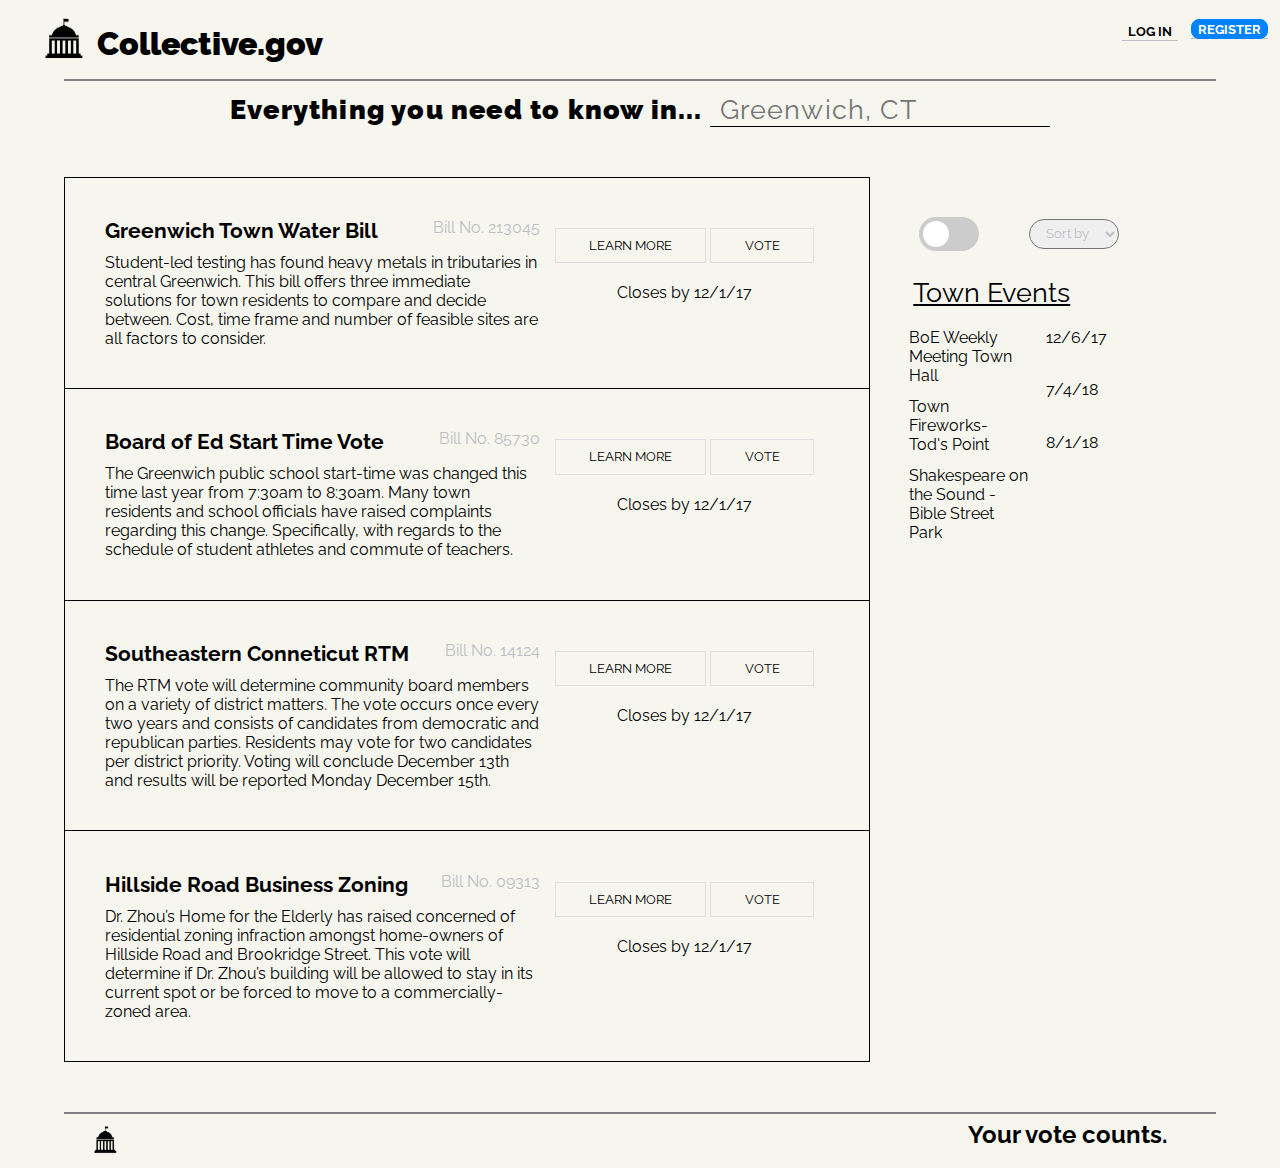
<file: target/yhack2017-1.0-SNAPSHOT/index.html>
<!DOCTYPE html>
<html>
<head>
	<meta charset="UTF-8">
	<title>Collective</title>
	<link rel="stylesheet" href="gallery.css">
	<script src="https://code.jquery.com/jquery-3.2.1.min.js" integrity="sha256-hwg4gsxgFZhOsEEamdOYGBf13FyQuiTwlAQgxVSNgt4=" crossorigin="anonymous"></script>
	<link href="https://fonts.googleapis.com/css?family=Raleway:400,900" rel="stylesheet">
</head>
<body>
	<div class='nav'>
		<ul>
			<li> 
				<img src="iconGov.png" height="75px" width="47px">
				<h1 class='icolabel'>Collective.gov</h1>
			</li>
			<li class='headers'>
				<a href="register.html"><button id='btn2' type='button'><strong>REGISTER</strong></button></a>
			</li>
			<li class='headers'>
                <a href="login.html"><button id='btn1' type='button'><strong>LOG IN</strong></button></a>
			</li>
		</ul>
	</div>
	<div class='container'>
		<hr id='hr1' width="100%" noshade>
		<div id='title'>
			Everything you need to know in... <input id="city" placeholder="Greenwich, CT"></input>
		</div>
	</div>
	<div class='container'>
		<div class='maincontent' id="mc1">	

			<div class='box'>
				<div class='words'>
					<div class='head'>Greenwich Town Water Bill <span class='bill'>Bill No. 213045</span></div>
					<div class='text'>Student-led testing has found heavy metals in tributaries in central Greenwich. This bill offers three immediate solutions for town residents to compare and decide between. Cost, time frame and number of feasible sites are all factors to consider.
					</div>
				</div><div class='buttons'>
					<div class='clicks'>
						<button class='boxbtn' type="button">LEARN MORE</button>
						<button class='boxbtn boxbtn2' type="button" id="voteBtn">VOTE</button>

						<div id="myModal" class="modal">
							<div class="modal-content">
								<div class="modal-header">
									<span class="close">&times;</span>
								</div>
								<div id='title'>Greenwich Town Water Bill</div>
								<div id='billNum'>Bill No. 213045</div>
								<hr width='50%'>
								<div id='text'>
									The Stamford Lake Act will result in the expansion of Stamford Lake into Greenwich town property (Bingy Park). If a two-thirds majority of Greenwich residents vote against this expansion, the lake will remain as is.  The Stamford Lake currently offers fishing and skating to locals and is one of the cleanest natural bodies of water in the area.
								</div>
								<div id='Question'>
									Would you like this bill to pass?
								</div>
								<div class='button4pop'>
									<button type="button" id='yesButton'>YAY</button>
									<button type="button" id='noButton'>NAY</button>
								</div>


							</div>
						</div> 
						<div class='date'>Closes by 12/1/17</div>
					</div>
				</div>
            </div>
			

			
			<div class='box'>
                <div class='words'>
                    <div class='head'>Board of Ed Start Time Vote <span class='bill'>Bill No. 85730</span></div>
                    <div class='text'>The Greenwich public school start-time was changed this time last year from 7:30am to 8:30am. Many town residents and school officials have raised complaints regarding this change. Specifically, with regards to the schedule of student athletes and commute of teachers.</div>
                </div><div class='buttons'>                
                    <div class='clicks'>
                        <button class='boxbtn' type="button"  > LEARN MORE</button>
                        <button class='boxbtn boxbtn2'  type="button" > VOTE</button>
                        <div class='date' id='button2'>Closes by 12/1/17</div>
                    </div>
                </div>
			</div>
            <div class='box'>
                <div class='words'>
                    <div class='head'>Southeastern Conneticut RTM <span class='bill'>Bill No. 14124</span></div>
                    <div class='text'>The RTM vote will determine community board members on a variety of district matters. The vote occurs once every two years and consists of candidates from democratic and republican parties. Residents may vote for two candidates per district priority. Voting will conclude December 13th and results will be reported Monday December 15th.</div>
                </div><div class='buttons'>                
                    <div class='clicks'>
                        <button class='boxbtn' type="button"  > LEARN MORE</button>
                        <button class='boxbtn boxbtn2'  type="button" > VOTE</button>
                        <div class='date' id='button2'>Closes by 12/1/17</div>
                    </div>
                </div>
			</div>
			<div class='box'>
                <div class='words'>
                    <div class='head'>Hillside Road Business Zoning <span class='bill'>Bill No. 09313</span></div>
                    <div class='text'>Dr. Zhou’s Home for the Elderly has raised concerned of residential zoning infraction amongst home-owners of Hillside Road and Brookridge Street. This vote will determine if Dr. Zhou’s building will be allowed to stay in its current spot or be forced to move to a commercially-zoned area.</div>
                </div><div class='buttons'>                
                    <div class='clicks'>
                        <button class='boxbtn' type="button"  > LEARN MORE</button>
                        <button class='boxbtn boxbtn2'  type="button" > VOTE</button>
                        <div class='date' id='button2'>Closes by 12/1/17</div>
                    </div>
                </div>
			</div>
		</div>
        <div class='maincontent' id="mc2">	

			<div class='box'>
				<div class='words'>
					<div class='head'>Eastern Connecticut RTM<span class='bill'>Bill No. 213045</span></div>
					<div class='text'>The RTM vote will determine community board members on a variety of district matters. The vote occurs once every two years and consists of candidates from democratic and republican parties. Residents may vote for two candidates per district priority. Voting will conclude December 1st and results will be reported Wednesday, December 9th.
					</div>
				</div><div class='buttons'>
					<div class='clicks'>
						<button class='boxbtn' type="button">LEARN MORE</button>
						<div id="myModal" class="modal">
							<div class="modal-content">
								<div class="modal-header">
									<span class="close">&times;</span>
								</div>
								<div id='title'>Greenwich Town Water Bill</div>
								<div id='billNum'>Bill No. 213045</div>
								<hr width='50%'>
								<div id='text'>
									The Stamford Lake Act will result in the expansion of Stamford Lake into Greenwich town property (Bingy Park). If a two-thirds majority of Greenwich residents vote against this expansion, the lake will remain as is.  The Stamford Lake currently offers fishing and skating to locals and is one of the cleanest natural bodies of water in the area.
								</div>
								<div id='Question'>
									Would you like this bill to pass?
								</div>
								<div class='button4pop'>
									<button type="button" id='yesButton'>YAY</button>
									<button type="button" id='noButton'>NAY</button>
								</div>
							</div>
						</div> 
						<div class='date'>Closed on 11/1/17</div>
					</div>
				</div>
            </div>
			

			
			<div class='box'>
                <div class='words'>
                    <div class='head'>Greenwich-Stamford Lake Expansion <span class='bill'>Bill No. 85730</span></div>
                    <div class='text'>The Stamford Lake Act will result in the expansion of Stamford Lake into Greenwich town property (Bingy Park). If a two-thirds majority of Greenwich residents vote against this expansion, the lake will remain as is.  The Stamford Lake currently offers fishing and skating to locals and is one of the cleanest natural bodies of water in the area.</div>
                </div><div class='buttons'>                
                    <div class='clicks'>
                        <button class='boxbtn' type="button"  > LEARN MORE</button>
                        <div class='date' id='button2'>Closed on 12/1/15</div>
                    </div>
                </div>
			</div>
            <div class='box'>
                <div class='words'>
                    <div class='head'> Hillside Road Business Zoning <span class='bill'>Bill No. 14124</span></div>
                    <div class='text'>The RTM vote will determine community board members on a variety of district matters. The vote occurs once every two years and consists of candidates from democratic and republican parties. Residents may vote for two candidates per district priority. Voting will conclude December 13th and results will be reported Monday December 15th.</div>
                </div><div class='buttons'>                
                    <div class='clicks'>
                        <button class='boxbtn' type="button"  > LEARN MORE</button>
                        <div class='date' id='button2'>Closed on 12/1/12</div>
                    </div>
                </div>
			</div>
			<div class='box'>
                <div class='words'>
                    <div class='head'>Southeastern Conneticut RTM<span class='bill'>Bill No. 09313</span></div>
                    <div class='text'>The RTM vote will determine community board members on a variety of district matters. The vote occurs once every two years and consists of candidates from democratic and republican parties. Residents may vote for two candidates per district priority. Voting will conclude December 13th and results will be reported Monday December 15th.</div>
                </div><div class='buttons'>                
                    <div class='clicks'>
                        <button class='boxbtn' type="button"  > LEARN MORE</button>
                        <div class='date' id='button2'>Closed on 12/1/11</div>
                    </div>
                </div>
			</div>
		</div>
		<div class='sidecontent'>
			<select>
				<option value="volvo">Sort by</option>
				<option value="saab">Date</option>
				<option value="opel">Importance</option>
				<option value="audi">Relevance</option>
			</select>
			<div id='switch'>
				<label class="switch">
					<input type="checkbox">
					<span class="slider round"></span>
				</label>
			</div>
			<div class='notifications'>
				<p>Town Events</p>
				<div class='rightside'>
					<div class='items'>BoE Weekly Meeting Town Hall</div>
					<div class='items'>Town Fireworks- Tod's Point</div>
					<div class='items'>Shakespeare on the Sound - Bible Street Park</div>
<!--
					<div style="background-color:rgba(133, 133, 130,0.70);width: 190px; height:47px;border-radius: 20px;font-weight: bold;color: rgba(255,255,255,0.9);">
						<img src="check-g.png" width='20px' height='24px' style='padding-left: 12px;padding-top: 7px;'>
						Vote Successful!
					</div>
-->
				</div>
				<div class='leftside'>
					<div class='dates'>12/6/17</div>
                    <br>
					<div class='dates'>7/4/18</div>
                    <br>
					<div class='dates'>8/1/18</div>
				</div>
			</div>
		</div>
	</div>
	<hr id='hr' width="90%" style="margin: 50px auto 0 auto;" noshade>

	<ul class='footer'>
		<li> <img src='iconGov.png' height='50px' width='28px'></li>
		<div class='footerText'>
<!--
			<li><a href="#">About</a></li>
			<li><a href='#'>Contact</a></li>
			<li><a href="#">.edu</a></li>
			<li><a href='#'>.gov</a></li>
			<li><button class='btn3' type="button">REGISTER</button></li>
-->
			<li><strong>Your vote counts.</strong></li>
		</div>
	</ul>
	<script type="text/javascript" src="javascript.js"></script>
</body>
</html>
</file>
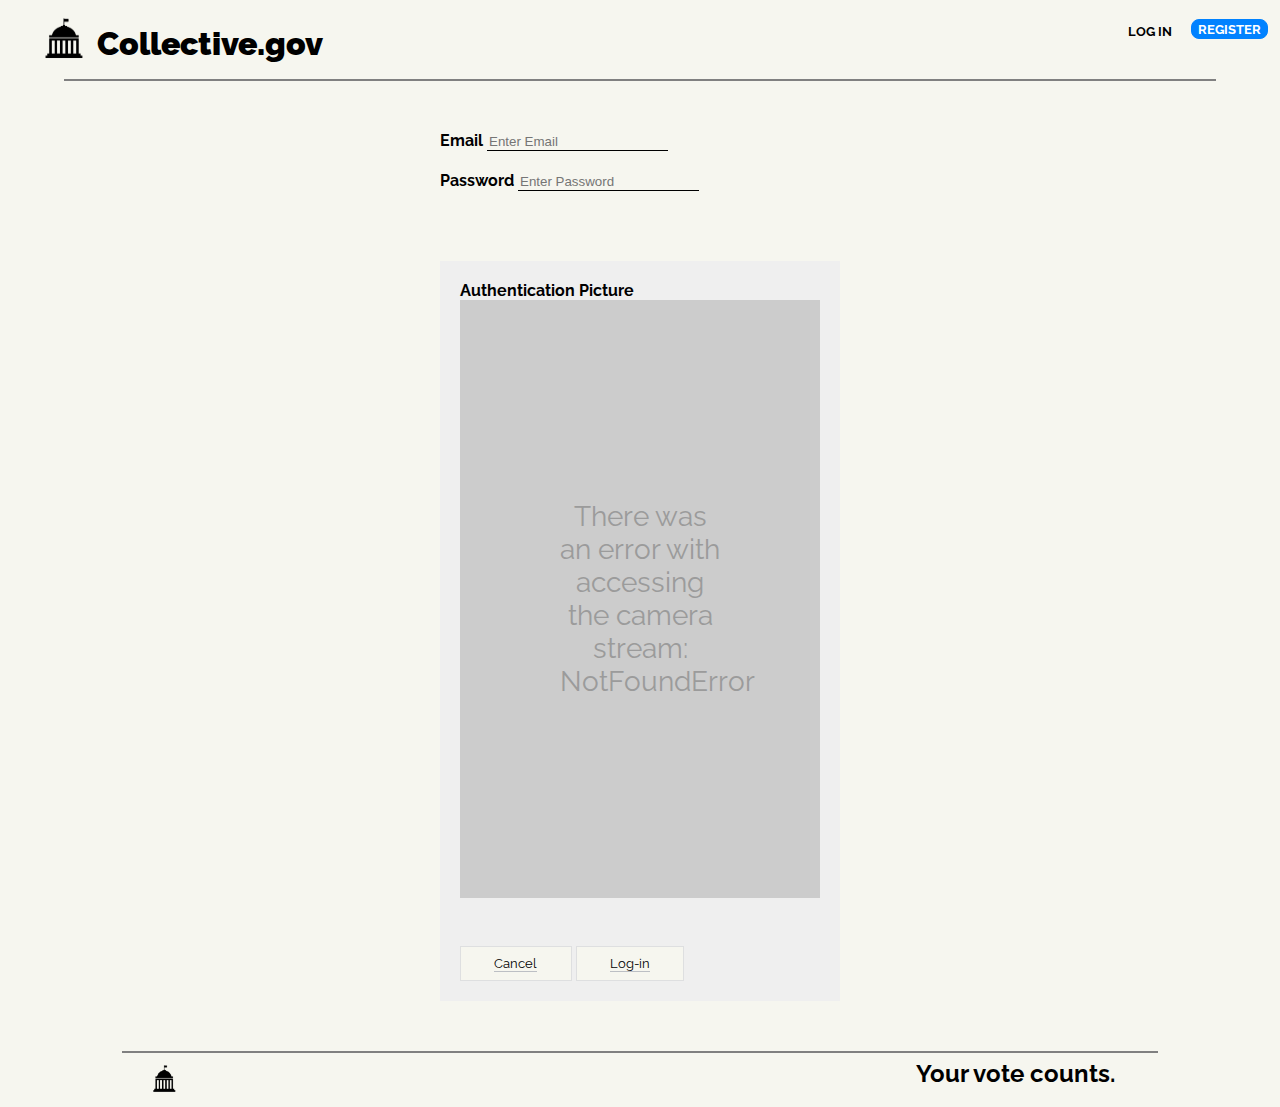
<file: target/yhack2017-1.0-SNAPSHOT/login.html>
<!DOCTYPE html>
<html>
<head>
	<meta charset="UTF-8">
	<title>Collective</title>
	<link rel="stylesheet" href="gallery.css">
	<script src="https://code.jquery.com/jquery-3.2.1.min.js" integrity="sha256-hwg4gsxgFZhOsEEamdOYGBf13FyQuiTwlAQgxVSNgt4=" crossorigin="anonymous"></script>
	<link href="https://fonts.googleapis.com/css?family=Raleway:400,900" rel="stylesheet">
</head>
<body>
	<div class='nav'>
		<ul>
			<li> 
				<img src="iconGov.png" height="75px" width="47px">
				<h1 class='icolabel'>Collective.gov</h1>
			</li>
			<li class='headers'>
				<button id='btn2' type='button'><strong>REGISTER</strong></button>
			</li>
			<li class='headers'>
				<button id='btn1' type='button'><strong>LOG IN</strong></button>
			</li>
		</ul>
	</div>
	<div class='container'>
		<hr id='hr1' width="100%" noshade>
		<form>
            <label><b>Email</b></label>
            <input type="text" placeholder="Enter Email" name="email" required>
              <br>
            <label><b>Password</b></label>
            <input type="password" placeholder="Enter Password" name="psw" required>
            <br>
            <div class="img-container">
                <label><b>Authentication Picture</b></label>
              <div class="app">

                <a href="#" id="start-camera" class="visible">Touch here to start the app.</a>
                <video id="camera-stream"></video>
                <img id="snap">

                <p id="error-message"></p>

                <div class="controls">
                  <a href="#" id="delete-photo" title="Delete Photo" class="disabled"><i class="material-icons">delete</i></a>
                  <a href="#" id="take-photo" title="Take Photo"><i class="material-icons">camera_alt</i></a>
                  <a href="#" id="download-photo" title="Save Photo" class="disabled"><i class="material-icons">file_download</i></a>  
                </div>

                <!-- Hidden canvas element. Used for taking snapshot of video. -->
                <canvas></canvas>

              </div>
                <br>
                <br>
                <div id="response-message"></div>
            <button type="button"  class="cancelbtn boxbtn"><a href="index.html">Cancel</a></button>
            <button class="boxbtn" ><a href="index.html">Log-in</a></button>
        </form>
	</div>
	<hr id='hr' width="90%" style="margin: 50px auto 0 auto;" noshade>

	<ul class='footer'>
		<li> <img src='iconGov.png' height='50px' width='28px'></li>
		<div class='footerText'>
<!--
			<li><a href="#">About</a></li>
			<li><a href='#'>Contact</a></li>
			<li><a href="#">.edu</a></li>
			<li><a href='#'>.gov</a></li>
			<li><button class='btn3' type="button">REGISTER</button></li>
-->
			<li><strong>Your vote counts.</strong></li>
		</div>
	</ul>
	<script type="text/javascript" src="main.js"></script>
</body>
</html>
</file>
<file: target/yhack2017-1.0-SNAPSHOT/gallery.css>
@import url('https://fonts.googleapis.com/css?family=Open+Sans:400,700');
@import url('https://fonts.googleapis.com/icon?family=Material+Icons');
body{
    margin:0px;
    background-color:#F6F6Ef;
    overflow-y: visible;
    font-family: 'Raleway', sans-serif;
}

a:visited {
    color: black;
    text-decoration:none;
    border-bottom:1px solid #bcbfc4;
}
a:link {
    color:black;
    text-decoration:none;
    border-bottom:1px solid #bcbfc4;
}

.container {
    padding-left: 5%;
    padding-right: 5%;
}

.disp-none{
    display: none !important;
}
/******************NAV***********************/
ul {
    list-style: none;
}
ul li {
    display: inline-block;
}
.icolabel {
    font-weight: 900;
    font-family: 'Raleway', sans-serif;
    font-size: 24;
    float: right;
    margin-top: 25px;
    margin-left: 10px;
}
img {
    position: relative;
}
.headers {
    float: right;
    padding-top: 1.5%;
    padding-right: 1%;
    padding-left: 0%;
}

#btn2 {
    border-radius: 8px;
    font-family: 'Raleway', sans-serif;
    color: white;
    background-color: #0182FF;
    border-color: #0182FF;
    outline: 0;
    border:1.2px solid #0182FF;
}
#btn1 {
    border: none;
    font-family: 'Raleway', sans-serif;
    color: black;
    background-color: #F6F6Ef;
    padding-top: 7%;

}

/******************TITLE***********************/

#title {
    font-family: 'Raleway', sans-serif;
    font-weight: 900;
    font-size: 20pt;
    padding-top: 1%;
    padding-bottom: 50px;
    letter-spacing: 1.2px;
    text-align: center;
}
#city {
    font-family: 'Raleway', sans-serif;
    font-weight: 400;
    font-size: 20pt;
    padding-left: 10px;
    letter-spacing: 1.1px;
}


input {
  border: 0;
  outline: 0;
  background: transparent;
  border-bottom: 1px solid black;
}

/******************BOXES***********************/

.maincontent {
    width:70%;
    display: inline-block;
}

.box {
    border-top: 1px solid black;
    border-left: 1px solid black;
    border-right: 1px solid black;
    padding:5%;
    display: inline-block;
}
.box:nth-of-type(4) {
    border-bottom: 1px solid black;
}
.words{
    width:60%;
    display: inline-block;
}
.head {
    font-family: 'Raleway', sans-serif;
    font-weight: bold;
    font-size: 16pt;
    margin-bottom: 10px;
}
.bill {
    //padding-left: 55%;
    font-size: 12pt;
    font-weight: normal;
    color:#bcbfc4;
    float:right;
}
.buttons{
    width:40%;
    display: inline-block;
    vertical-align: top;
    text-align: center;
}
.boxbtn {
    background-color: #F6F6Ef;
    font-family: 'Raleway', sans-serif;
    border-color: #dedfe0;
    box-shadow: none;
    outline: 0;
    line-height: 2.5em;
    padding: 0 2.5em;
    border:1.2px solid #dedfe0;
    transition:.5s ease-in 0, 1.3s;
    margin-top: 10px;
}
.boxbtn:hover {
    transition: .5s ease-out; 
    //background-color:#73b4f4;/*#fff4aa;*/
    border:1px solid black;

}

.date {
    padding-top: 20px;
}

/******************MODAL***********************/

/* The Modal (background) */
.modal {
    display: none; /* Hidden by default */
    position: fixed; /* Stay in place */
    z-index: 9999; /* Sit on top */
    left: 0%;
    top: 0;
    width: 100%; /* Full width */
    height: 300%; /* Full height */
    overflow:hidden; /* Enable scroll if needed */
    background-color: rgb(0,0,0); /* Fallback color */
    background-color: rgba(0,0,0,0.4); /* Black w/ opacity */
}

/* The Close Button */
.close {
    color: #aaa;
    float: right;
    font-size: 28px;
    font-weight: bold;
}

.close:hover,
.close:focus {
    color: black;
    text-decoration: none;
    cursor: pointer;
}

/* Modal Body */
.modal-body {padding: 2px 16px;}


#myModal {
    float: none;
    padding-left: 10px;
}
/* Modal Content */
.modal-content {
    position: relative;
    background-color: #fefefe;
    margin: auto;
    padding: 20px;
    left: 0;
    top: 0;
    border: 1px solid #888;
    width: 100%;
    width: 50%;
    top: 20vh;
}

#Title{
    text-align: center;
}
#billNum{
    text-align: center;
}

#text{
    text-align: center;
}

#Question{
    text-align: center;
    margin-top: 15px;
    font-weight: bold;
}
.button4pop{
    text-align: center;
}

#yesButton{

    background-color: #4CAF50 ;
    margin-top: 15px;
    border: none;
    padding: 5px 20px;
    border-radius: 8px;
    font-size: 20px;
    color:white;
}

#noButton{

    background-color: #ff0000 ;
    margin-top: 15px;
    border: none;
    border-radius: 8px;
    padding: 5px 20px;
    font-size: 20px;
    color:white;
}


/******************SIDECONTENT***********************/
.sidecontent {
    width:20%;
    display: inline-block;
    vertical-align: top;
    padding-left: 3%;
    padding-right: 3%;
}
/* The switch - the box around the slider */
.switch {
  margin-right: 0%;
  position: relative;
  display: inline-block;
  width: 60px;
  height: 34px;
  z-index: 999;
}

/* Hide default HTML checkbox */
.switch input {display:none;}

/* The slider */
.slider {
  position: absolute;
  cursor: pointer;
  top: 0;
  right: 0;
  left:0;
  bottom: 0;
  background-color: #ccc;
  -webkit-transition: .4s;
  transition: .4s;
}

.slider:before {
  position: absolute;
  content: "";
  height: 26px;
  width: 26px;
  left: 4px;
  bottom: 4px;
  background-color: white;
  -webkit-transition: .4s;
  transition: .4s;
}

input:checked + .slider {
  background-color: #2196F3;
}

input:focus + .slider {
  box-shadow: 0 0 1px #2196F3;
}

input:checked + .slider:before {
  -webkit-transform: translateX(26px);
  -ms-transform: translateX(26px);
  transform: translateX(26px);
}

/* Rounded sliders */
.slider.round {
  border-radius: 34px;
}

.slider.round:before {
  border-radius: 50%;
}
#switch {
    transform: translate(10px, 10px)
}

.leftside {
    float: right;
    width: 20%;
    display: inline-block;
    padding-left: 5%;

}
.rightside {
    width: 75%;
    display: inline-block;
}
.notifications {
    display: inline-block;
    padding-top: 20%;
    text-decoration: underline;
    
}
.notifications p {
    text-align: right;
    margin-bottom:20px;
    font-size:20pt;
}
.items {
    padding-bottom: 10%;
}
.dates {
    padding-bottom: 60%;
}

select {
        width: 90px;
        height: 30px;
        border-radius: 15px;
        padding-left: 12px;
        font-family: 'Raleway', sans-serif;
        font-size: 13px;
        color:#bcbfc4;
        transform: translate(120px,42px);
}

/******************REGISTER***********************/

form{
    width:400px;
    margin: 50px auto;
}

form input{
    margin-bottom: 20px;
}

        *{
            box-sizing: border-box;
            margin: 0;
        }

        h3{
            font: normal 32px/1.5 'Open Sans', sans-serif;
            color: #2c3e50;
            margin: 50px 0;
            text-align: center;
        }


        .img-container{
            max-width: 1000px;
            margin: 50px auto;
            padding: 20px;
            background-color: #efefef;
        }

        .app{
            width: 100%;
            position: relative;
        }

        .app #start-camera{
            display: none;
            border-radius: 3px;
            max-width: 400px;
            color: #fff;
            background-color: #448AFF;
            text-decoration: none;
            padding: 15px;
            opacity: 0.8;
            margin: 50px auto;
            text-align: center;
        }

        .app video#camera-stream{
            display: none;
            width: 100%;
        }

        .app img#snap{
            position: absolute;
            top: 0;
            left: 0;
            width: 100%;
            z-index: 10;
            display: none;
        }

        .app #error-message{
            width: 100%;
            background-color: #ccc;
            color: #9b9b9b;
            font-size: 28px;
            padding: 200px 100px;
            text-align: center;
            display: none;
        }

        .app .controls{
            position: absolute;
            top: 0;
            left: 0;
            width: 100%;
            height: 100%;
            z-index: 20;

            display: flex;
            align-items: flex-end;
            justify-content: space-between;
            padding: 30px;
            display: none;
        }

        .app .controls a{
            border-radius: 50%;
            color: #fff;
            background-color: #111;
            text-decoration: none;
            padding: 15px;
            line-height: 0;
            opacity: 0.7;
            outline: none;
            -webkit-tap-highlight-color: transparent;
        }

        .app .controls a:hover{
            opacity: 1;
        }

        .app .controls a.disabled{
            background-color: #555;
            opacity: 0.5;
            cursor: default;
            pointer-events: none;
        }

        .app .controls a.disabled:hover{
            opacity: 0.5;
        }

        .app .controls a i{
            font-size: 18px;
        }

        .app .controls #take-photo i{
            font-size: 32px;
        }

        .app canvas{
            display: none;
        }



        .app video#camera-stream.visible,
        .app img#snap.visible,
        .app #error-message.visible
        {
            display: block;
        }

        .app .controls.visible{
            display: flex;
        }



        @media(max-width: 1000px){
            .container{
                margin: 40px;
            }

            .app #start-camera.visible{
                display: block;
            }

            .app .controls a i{
                font-size: 16px;
            }

            .app .controls #take-photo i{
                font-size: 24px;
            }
        }


        @media(max-width: 600px){
            .container{
                margin: 10px;
            }

            .app #error-message{
                padding: 80px 50px;
                font-size: 18px;
            }

            .app .controls a i{
                font-size: 12px;
            }

            .app .controls #take-photo i{
                font-size: 18px;
            }
        }

/******************FOOTER***********************/

.footer {
    margin-left: 4%;
}
.footer img {
    position: relative;
}
.footerText {
    padding-left:4%;
    float: right;
    margin-right: 9.5%;
}
.footerText li {
    padding-top: 3%;
}
.footer strong {
    font-family: 'Raleway', sans-serif;
    font-size: 24px;
}
</file>
